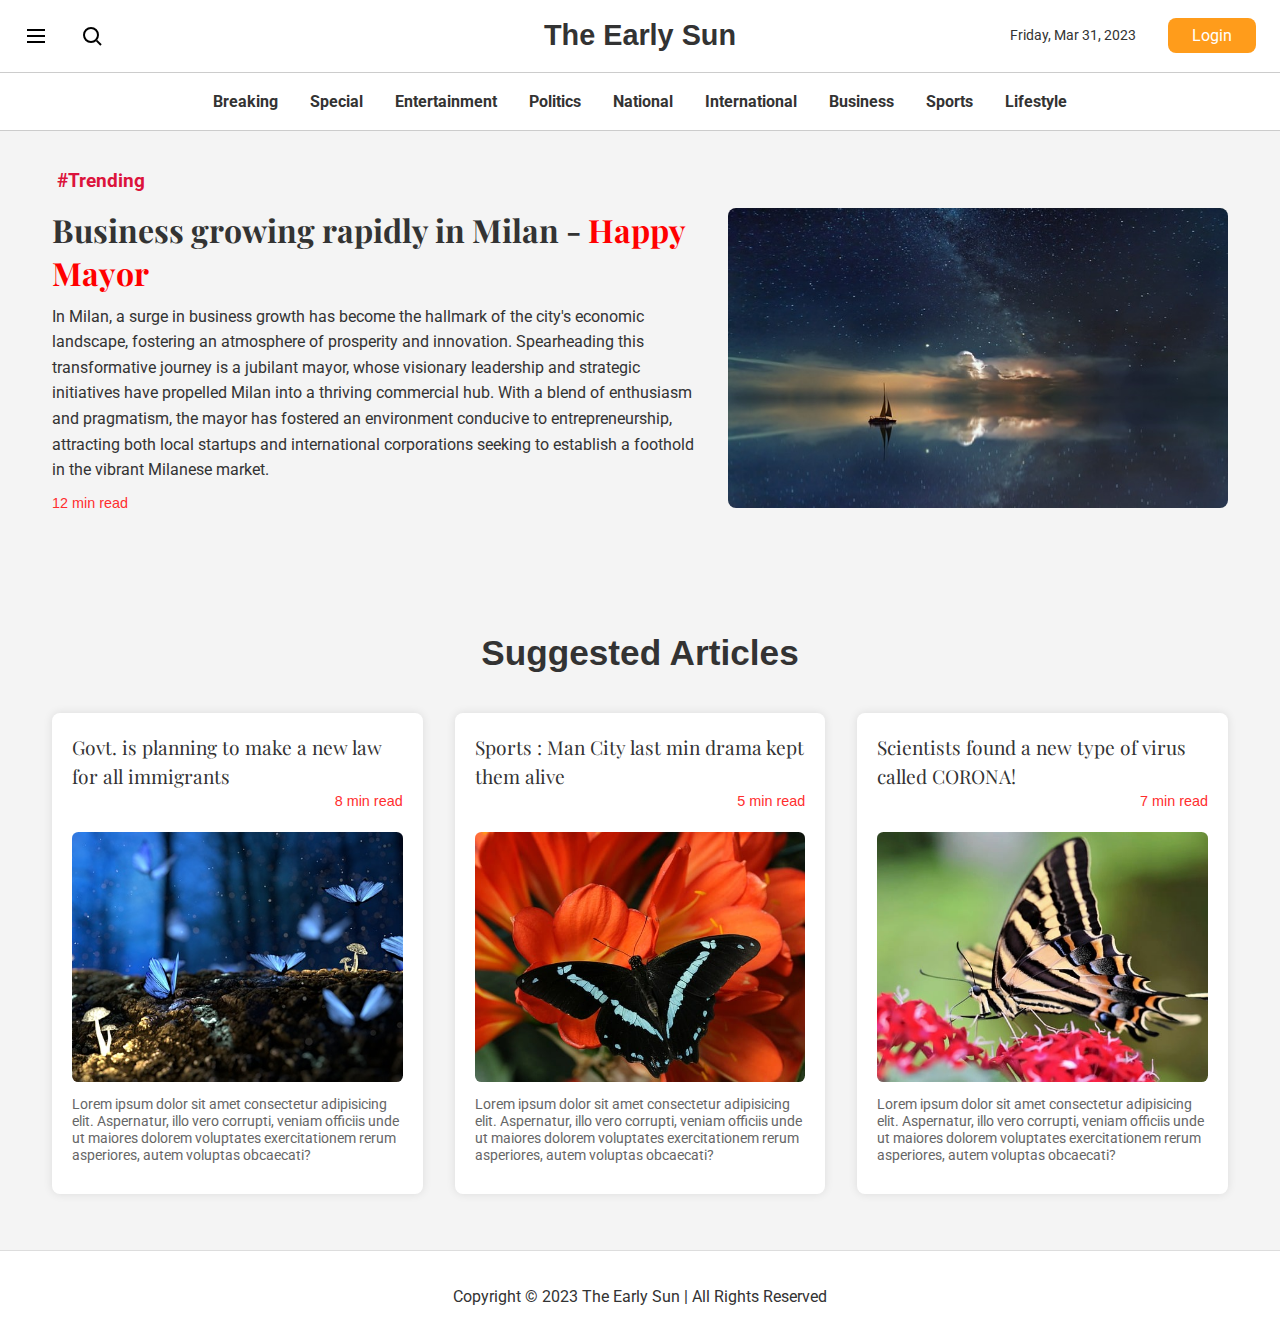
<file: frontend/index.html>
<!DOCTYPE html>
<html lang="en">

<head>
    <meta charset="UTF-8">
    <meta name="viewport" content="width=device-width, initial-scale=1.0">
    <title>The Early Sun</title>
    <link rel="stylesheet" href="./style.css">
    <link href="https://fonts.googleapis.com/css2?family=Playfair+Display:wght@700&family=Roboto&display=swap"
        rel="stylesheet">
</head>

<body>
    <div id="header-placeholder"></div>
    <main>
        <h3 class="trending">#Trending</h3>
        <section class="main-article" id="main-article"></section>
        <h1 class="suggestions-heading">Suggested Articles</h1>
        <section class="suggestions" id="suggestions"></section>
    </main>
    <div id="footer-placeholder"></div>
    <script src="./index.js"></script>
</body>

</html>
</file>
<file: frontend/style.css>
* {
    text-decoration: none;
    list-style: none;
}

body {
    font-family: 'Roboto', sans-serif;
    margin: 0;
    padding: 0;
    background-color: #f4f4f4;
    color: #333;
    position: relative;
}

#header-placeholder {
    top: 0;
    position: sticky;
}

header {
    background-color: #ffffff;
    border-bottom: 1px solid #cccccc;
    z-index: 10;
}

.header-container {
    display: flex;
    justify-content: space-between;
    align-items: center;
    padding: 0 1em;
    border-bottom: 1px solid #cccccc;
    position: relative;
}

.logo {
    justify-content: center;
    display: flex;
    align-items: center;
    gap: 1em;
    width: -webkit-fill-available;
}

header h1 {
    font-size: 1.8em;
    font-family: 'Trebuchet MS', 'Lucida Sans Unicode', 'Lucida Grande', 'Lucida Sans', Arial, sans-serif;
}

.icons {
    display: flex;
    justify-content: center;
    align-items: center;
    gap: 1em;
    position: absolute;
}

.menu-btn {
    display: flex;
    align-items: center;
    justify-content: center;
    border: none;
    background: none;
    padding: 0.5em;
    border-radius: 50%;
    width: 2.5rem;
    height: 2.5rem;
    cursor: pointer;
}

.menu-btn:hover {
    background: #88888891;
}

.menu-btn svg {
    width: 1.5rem;
    height: 1.5rem;
    cursor: pointer;
}

.dateLan {
    display: flex;
    justify-content: center;
    align-items: center;
    gap: 2em;
    position: absolute;
    right: 1.5em;
}

.date,
.language {
    font-size: 0.9em;
}

.login {
    padding: 0.5em 1.5em;
    border-radius: 0.5rem;
    background: rgb(255, 156, 27);
    color: #ffffff;
}

.language {
    display: flex;
    align-items: center;
    border: 1px solid crimson;
    border-radius: 50%;
    width: 40px;
    height: 40px;
    padding: 1px;
}

.language img {
    width: 40px;
    height: 40px;
    object-fit: cover;
    border-radius: 50%;
}

nav ul {
    list-style-type: none;
    padding: 0.2em;
    display: flex;
    justify-content: center;
    align-items: center;
    gap: 2em;
}

nav ul li a {
    text-decoration: none;
    color: #333;
    font-weight: bold;
}


.trending {
    padding: 0 2em;
    margin: 1em 0 0 0;
    width: -webkit-fill-available;
    color: crimson;
    display: flex;
    align-items: center;
    justify-content: flex-start;
}

main {
    display: flex;
    flex-direction: column;
    align-items: center;
    padding: 20px;
}

.main-article {
    width: -webkit-fill-available;
    padding: 1em 2em;
    display: flex;
    gap: 20px;
}

.main-article-content {
    flex: 1;
}

.main-article img {
    width: 500px;
    height: 300px;
    object-fit: cover;
    border-radius: 0.5em;
}

.main-article h2 {
    font-family: 'Playfair Display', serif;
    font-size: 2em;
    margin: 0 0 10px 0;
}

.highlight {
    color: red;
}

.main-article p {
    font-size: 1em;
    line-height: 1.6;
    margin: 0 0 10px 0;
}

.read-time {
    color: #ff2e2e;
    font-size: 0.9em;
    font-family: Arial, Helvetica, sans-serif;
}

.suggestions-heading {
    font-family: 'Segoe UI', Tahoma, Geneva, Verdana, sans-serif;
    margin-top: 3em;
    font-size: 2.2rem;
}

.suggestions {
    width: -webkit-fill-available;
    padding: 1em 2em;
    display: flex;
    flex-wrap: wrap;
    gap: 2em;
}

.suggestions article {
    flex: 1 1 250px;
    background-color: #ffffff;
    padding: 20px;
    border-radius: 0.5em;
    box-shadow: 0 0 10px rgba(0, 0, 0, 0.1);
}

.suggestions article img {
    width: 100%;
    height: 250px;
    object-fit: cover;
    border-radius: 0.4em;
    margin: 10px 0;
}


.suggestions div {
    width: -webkit-fill-available;
    margin: 0 0 10px 0;
    height: max-content;
    line-height: 1.5;
    font-family: 'Playfair Display', serif;
}

.art-head {
    font-size: 1.2em;
}

.mins {
    color: #ff2e2e;
    font-size: 0.9em;
    font-family: Arial, Helvetica, sans-serif;
    display: flex;
    align-items: center;
    justify-content: flex-end;
}

.suggestions p {
    margin: 0 0 10px 0;
    font-size: 0.9em;
    color: #666;
}

footer {
    background-color: #ffffff;
    padding: 20px;
    text-align: center;
    border-top: 1px solid #ddd;
    margin-top: 20px;
}
</file>
